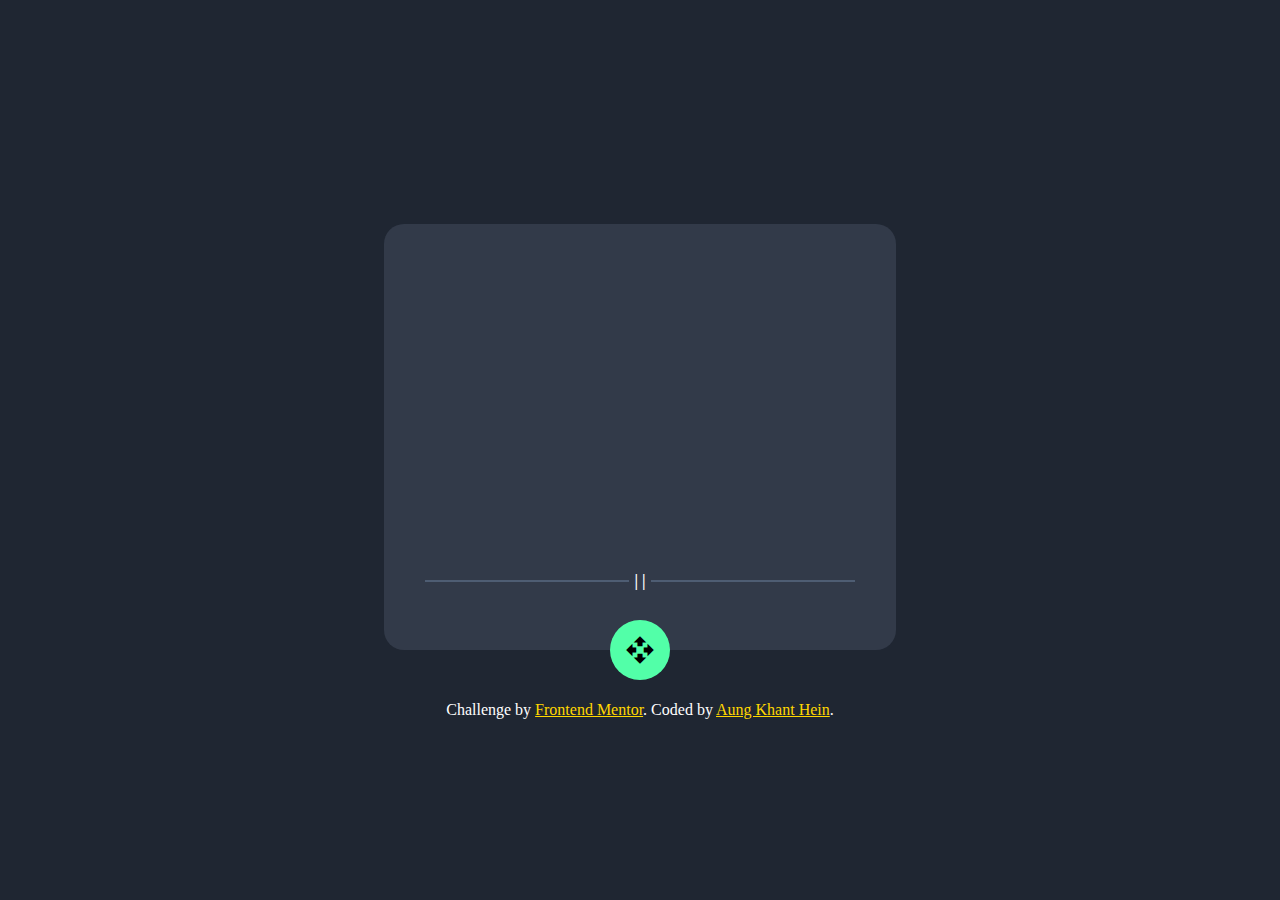
<file: advice-generator-app-main/index.html>
<!DOCTYPE html>
<html lang="en">

<head>
  <meta charset="UTF-8">
  <meta name="viewport" content="width=device-width, initial-scale=1.0">
  <!-- displays site properly based on user's device -->

  <link rel="icon" type="image/png" sizes="32x32" href="./images/favicon-32x32.png">
  <link rel="stylesheet" href="style.css">

  <link href="https://fonts.googleapis.com/icon?family=Material+Icons" rel="stylesheet">

  <title>Frontend Mentor | Advice generator app</title>
</head>

<body>
<h1></h1>
  <main>
    <!-- ID -->
    <h3 class="advice_id">

    </h3>
    <!-- Advice  -->
    <section class="advice_text">

    </section>
    <!-- Spreate Line  -->
    <section class="separate">
      <div class="line"></div>
      | |
      <div class="line"></div>
    </section>
    <!-- Next Button  -->
    <div class="wrap">
      <section class="next" onclick="refresh()">
        <i class="large material-icons" style="font-size: 30px;">open_with</i>
      </section>
    </div>
  </main>

  <br><br>

  <div class="attribution">
    Challenge by <a href="https://www.frontendmentor.io?ref=challenge" target="_blank">Frontend Mentor</a>.
    Coded by <a href="https://www.frontendmentor.io/profile/AungKhantHein314">Aung Khant Hein</a>.
  </div>
</body>
<script src="script.js"></script>

</html>
</file>
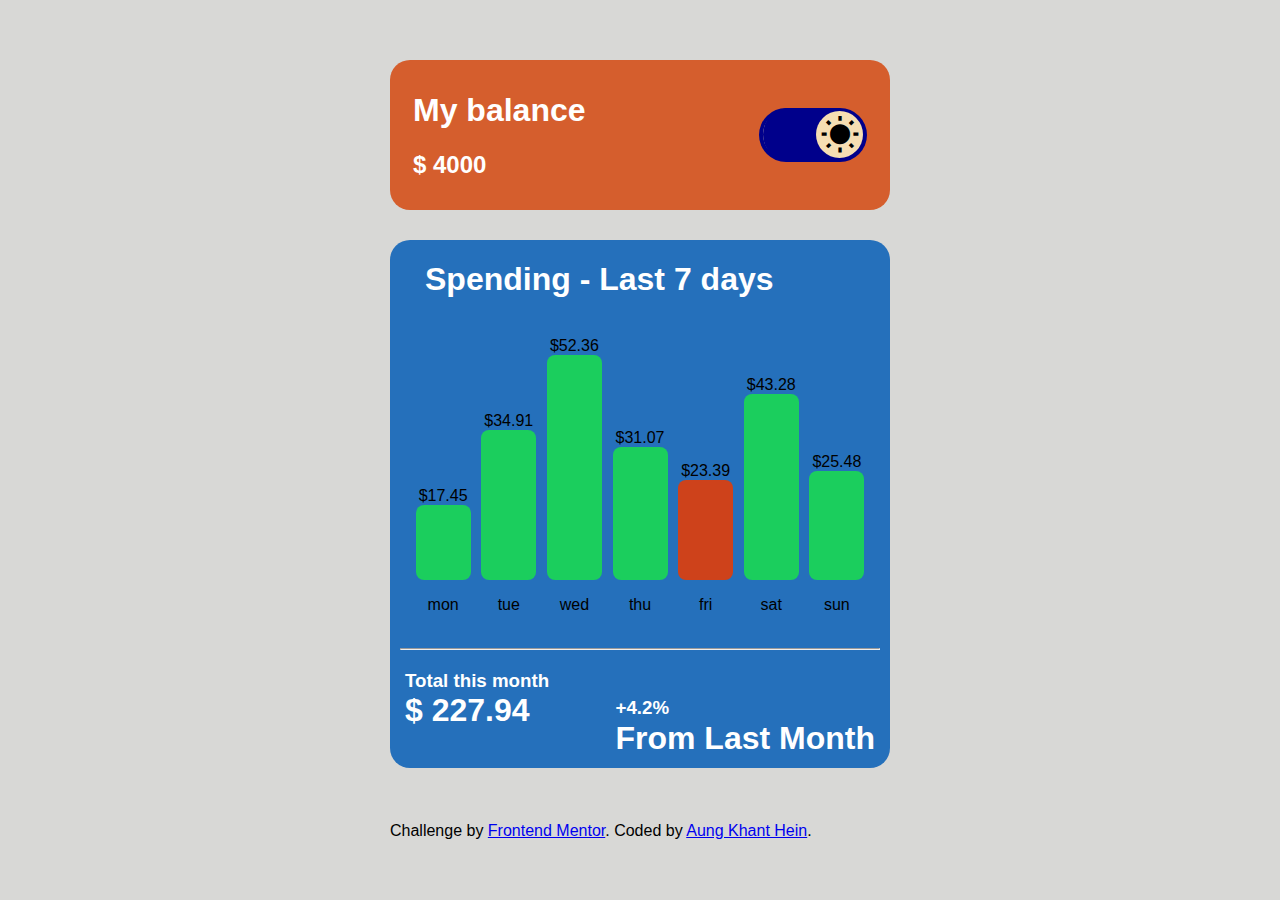
<file: expenses-chart-component-main/index.html>
<!DOCTYPE html>
<html lang="en">

<head>
  <meta charset="UTF-8">
  <meta name="viewport" content="width=device-width, initial-scale=1.0">

  <link rel="icon" type="image/png" sizes="32x32" href="./images/favicon-32x32.png">
  <link rel="stylesheet" href="style.css">

  <link href="https://fonts.googleapis.com/icon?family=Material+Icons" rel="stylesheet">

  <title>Frontend Mentor | Expenses chart component</title>
</head>

<body>
  <main>

    <section class="balance" id="balance">
      <div class="dataBalance" id="dataBalance">
        <h1>My balance</h1>
        <h2>$ 4000</h2>
      </div>
      <div class="mode" onclick=handleMode()>
        <div class="moon"><i class="large material-icons">brightness_2</i></div>
        <div class="sun"><i class="large material-icons">wb_sunny</i></div>
        <div class="circle" id="circle"></div>
      </div>
    </section>

    <section class="chart" id="chart">
      <div class="wrap">
        <div class="info" id="info">
          <h1>Spending - Last 7 days</h1>
        </div>

        <article class="canvas">
          <div class="data">
            <div class="showDataOnHover" id="monData"></div>
            <div class="showData" id="mon" onclick="hoverEffect(id)" onmouseover="hoverEffect(id)" onmouseleave="cancleHover(id)"></div>
            <p class="day">mon</p>
          </div>
          <div class="data">
            <div class="showDataOnHover" id="tueData"></div>
            <div class="showData" id="tue" onclick="hoverEffect(id)" onmouseover="hoverEffect(id)" onmouseleave="cancleHover(id)"></div>
            <p class="day">tue</p>
          </div>
          <div class="data">
            <div class="showDataOnHover" id="wedData"></div>
            <div class="showData" id="wed" onclick="hoverEffect(id)" onmouseover="hoverEffect(id)" onmouseleave="cancleHover(id)"></div>
            <p class="day">wed</p>
          </div>
          <div class="data">
            <div class="showDataOnHover" id="thuData"></div>
            <div class="showData" id="thu" onclick="hoverEffect(id)" onmouseover="hoverEffect(id)" onmouseleave="cancleHover(id)"></div>
            <p class="day">thu</p>
          </div>
          <div class="data">
            <div class="showDataOnHover" id="friData"></div>
            <div class="showData" id="fri" onclick="hoverEffect(id)" onmouseover="hoverEffect(id)" onmouseleave="cancleHover(id)"></div>
            <p class="day">fri</p>
          </div>
          <div class="data">
            <div class="showDataOnHover" id="satData"></div>
            <div class="showData" id="sat" onclick="hoverEffect(id)" onmouseover="hoverEffect(id)" onmouseleave="cancleHover(id)"></div>
            <p class="day">sat</p>
          </div>
          <div class="data">
            <div class="showDataOnHover" id="sunData"></div>
            <div class="showData" id="sun" onclick="hoverEffect(id)" onmouseover="hoverEffect(id)" onmouseleave="cancleHover(id)"></div>
            <p class="day">sun</p>
          </div>
        </article>

        <hr>

        <div class="conclusion" id="conclusion">
          <div class="total">
            <h3>Total this month</h3>
            <h1><strong>$ <span id="totalAmount"></span></strong></h1>
          </div>
          <div class="compare">
            <br>
            <h3>+4.2%</h3>
            <h1><strong>From Last Month</strong></h1>
          </div>
        </div>

      </div>
    </section>

    <br><br><br>
    <div id="attribution">
      Challenge by <a href="https://www.frontendmentor.io?ref=challenge" target="_blank">Frontend Mentor</a>.
      Coded by <a href="#">Aung Khant Hein</a>.
    </div>
  </main>

</body>
<script src="script.js"></script>

</html>
</file>
<file: advice-generator-app-main/style.css>
@import url("https://fonts.googleapis.com/css?family=Manrope");

html {
  height: 100%;
}

body {
  margin: 0;
  padding: 0;
  box-sizing: border-box;
  background-color: hsl(218, 23%, 16%);
  display: flex;
  flex-direction: column;
  justify-content: center;
  align-items: center;
  height: 100%;
}

main {
  /* 40% */
  width: 40%;
  background-color: hsl(217, 19%, 24%);
  border-radius: 20px;
  position: relative;
  display: flex;
  flex-direction: column;
  align-items: center;
  justify-content: center;
}

.advice_id {
  color: hsl(150, 100%, 66%);
  font-family: "Manrope";
  margin-top: 30px;
}

.advice_text {
  min-height: 300px;
  font-size: 28px;
  font-weight: 800;
  font-family: "Manrope";
  color: hsl(193, 38%, 86%);
  display: flex;
  align-items: center;
  margin: 0 5px;
}

.separate {
  width: 100%;
  display: flex;
  align-items: center;
  justify-content: center;
  margin: 0px 0 60px 0;
  color: white;
  font-weight: bolder;
}

.line {
  height: 2px;
  background-color: hsl(217, 19%, 38%);
  width: 40%;
  margin: 0 5px;
}

.next {
  width: 60px;
  height: 60px;
  background-color: hsl(150, 100%, 66%);
  position: absolute;
  /* top: 0; */
  right: 0;
  bottom: -30px;
  left: 0;
  margin: 0 auto;
  border-radius: 50%;
  display: flex;
  justify-content: center;
  align-items: center;
  cursor: pointer;
}

.wrap:hover .next {
  box-shadow: 0px 0px 21px 15px rgba(82, 255, 168, 0.5);
  -webkit-box-shadow: 0px 0px 21px 15px rgba(82, 255, 168, 0.5);
  -moz-box-shadow: 0px 0px 21px 15px rgba(82, 255, 168, 0.5);
}

.attribution {
  margin-top: 15px;
  color: white;
}

.attribution a {
  color: gold;
}

@media only screen and (max-width: 1200px) {
  main {
    width: 60%;
  }
}

@media only screen and (max-width: 850px) {
  main {
    width: 80%;
  }
}

@media only screen and (max-width: 630px) {
  main {
    width: 95%;
  }
}

@media only screen and (max-width: 340px) {
  main {
    width: 340px;
  }
}
</file>
<file: expenses-chart-component-main/style.css>
html {
  height: 100%;
  font-family: Verdana, Geneva, Tahoma, sans-serif;
}

body {
  margin: 0;
  padding: 0;
  height: 100%;
  display: flex;
  justify-content: center;
  align-items: center;
  width: 100%;
  background-color: #d8d8d6;
}

main {
  width: 500px;
}

.balance {
  width: 100%;
  height: 150px;
  background-color: #d55e2d;
  border-radius: 20px;
  display: flex;
  justify-content: space-around;
  align-items: center;
}

.dataBalance {
  color: white;
  width: 60%;
}

.mode {
  width: 100px;
  height: 50px;
  background-color: darkblue;
  border-radius: 50px;
  padding: 2px 4px;
  display: flex;
  align-items: center;
  position: relative;
  display: flex;
  justify-content: space-between;
}

.sun,
.moon {
  width: 47px;
  height: 47px;
  background-color: wheat;
  border-radius: 50%;
  display: flex;
  justify-content: center;
  align-items: center;
}

.sun i,
.moon i {
  font-size: 40px;
  -webkit-touch-callout: none; /* iOS Safari */
  -webkit-user-select: none; /* Chrome/Safari/Opera */
  -khtml-user-select: none; /* Konqueror */
  -moz-user-select: none; /* Firefox */
  -ms-user-select: none; /* Internet Explorer/Edge */
  user-select: none;
}

.circle {
  width: 53px;
  height: 53px;
  border-radius: 50%;
  position: absolute;
  z-index: 1;
  /* right: 4px; */
  background-color: darkblue;
  transition: right 4s;
}

.chart {
  margin-top: 30px;
  width: 100%;
  /* height: 500px; */
  background-color: #2570bb;
  border-radius: 20px;
}

.wrap {
  padding: 0 10px;
}

.info {
  color: white;
  margin-left: 25px;
  display: flex;
  align-items: center;
}

.canvas {
  height: 300px;
  display: flex;
  justify-content: space-evenly;
  padding: 10px 5px;
}

.data {
  height: 100%;
  width: 55px;
  /* background-color: aqua; */
  display: flex;
  flex-direction: column;
  justify-content: end;
  align-items: center;
}

.showData {
  width: 100%;
  height: 20%;
  background-color: rgb(27, 206, 93);
  border-radius: 8px;
}

.conclusion {
  display: flex;
  justify-content: space-between;
  align-items: baseline;
  color: white;
  padding: 0 5px 5px 5px;
  line-height: 8px;
}
</file>
